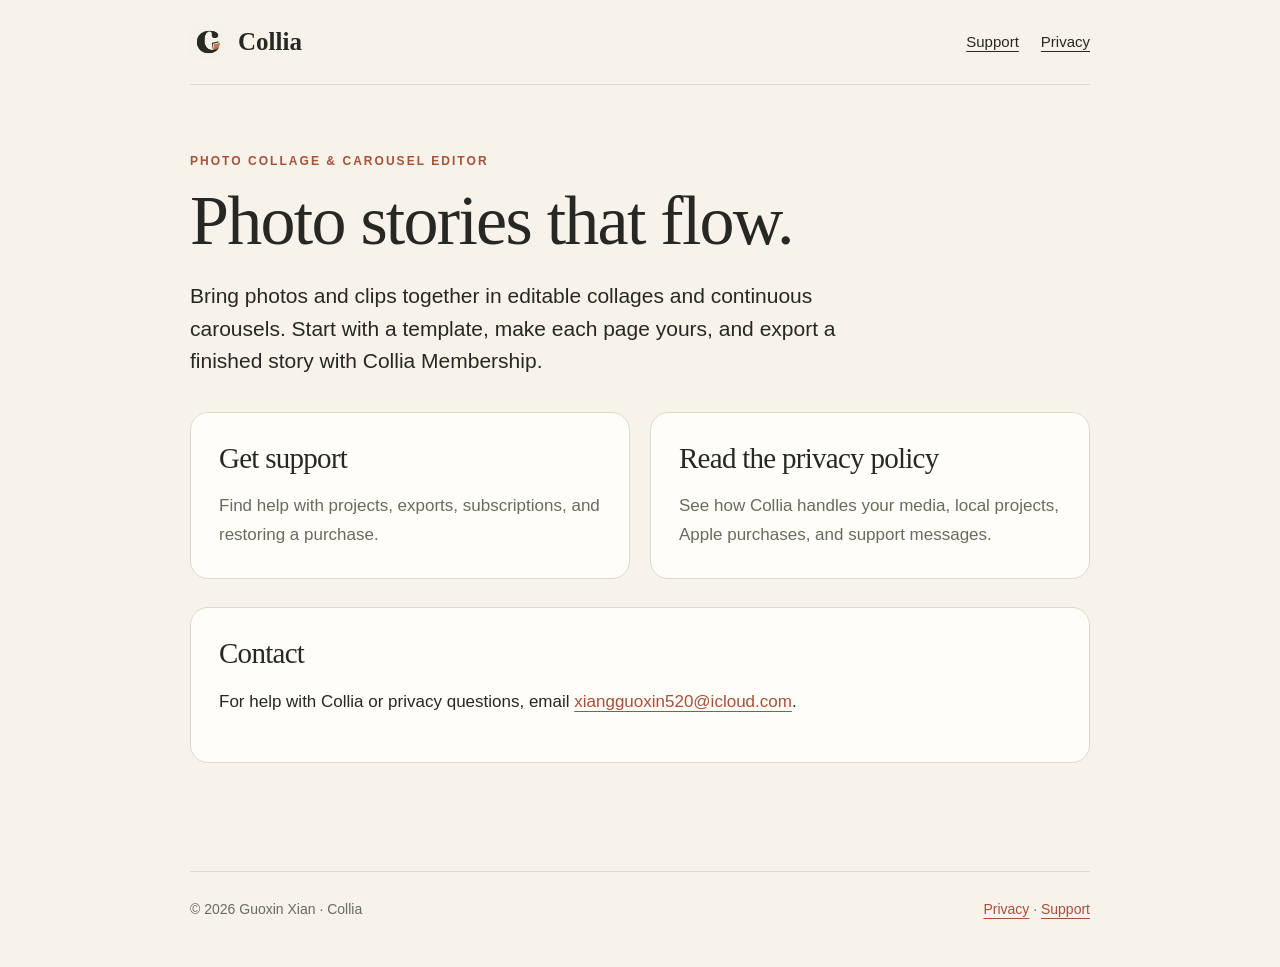
<file: index.html>
<!doctype html>
<html lang="en"><head><meta charset="utf-8"><meta name="viewport" content="width=device-width,initial-scale=1"><meta name="color-scheme" content="light"><meta name="description" content="Collia support and privacy information for the photo collage and carousel editor."><title>Collia · Photo stories that flow</title><link rel="icon" href="app-icon.png"><link rel="stylesheet" href="styles.css"></head><body><a class="skip" href="#main">Skip to content</a><header class="site-header wrap"><a class="brand" href="index.html"><img src="app-icon.png" alt="">Collia</a><nav class="site-nav" aria-label="Main"><a href="support.html">Support</a><a href="privacy.html">Privacy</a></nav></header><main id="main" class="wrap"><p class="eyebrow">Photo collage & carousel editor</p><h1>Photo stories that flow.</h1><p class="lead">Bring photos and clips together in editable collages and continuous carousels. Start with a template, make each page yours, and export a finished story with Collia Membership.</p><div class="grid"><a class="card" href="support.html"><h2>Get support</h2><p>Find help with projects, exports, subscriptions, and restoring a purchase.</p></a><a class="card" href="privacy.html"><h2>Read the privacy policy</h2><p>See how Collia handles your media, local projects, Apple purchases, and support messages.</p></a></div><div class="panel"><h2>Contact</h2><p>For help with Collia or privacy questions, email <a class="contact" href="mailto:xiangguoxin520@icloud.com">xiangguoxin520@icloud.com</a>.</p></div></main><footer class="wrap"><span>© 2026 Guoxin Xian · Collia</span><span><a href="privacy.html">Privacy</a> · <a href="support.html">Support</a></span></footer></body></html>
</file>
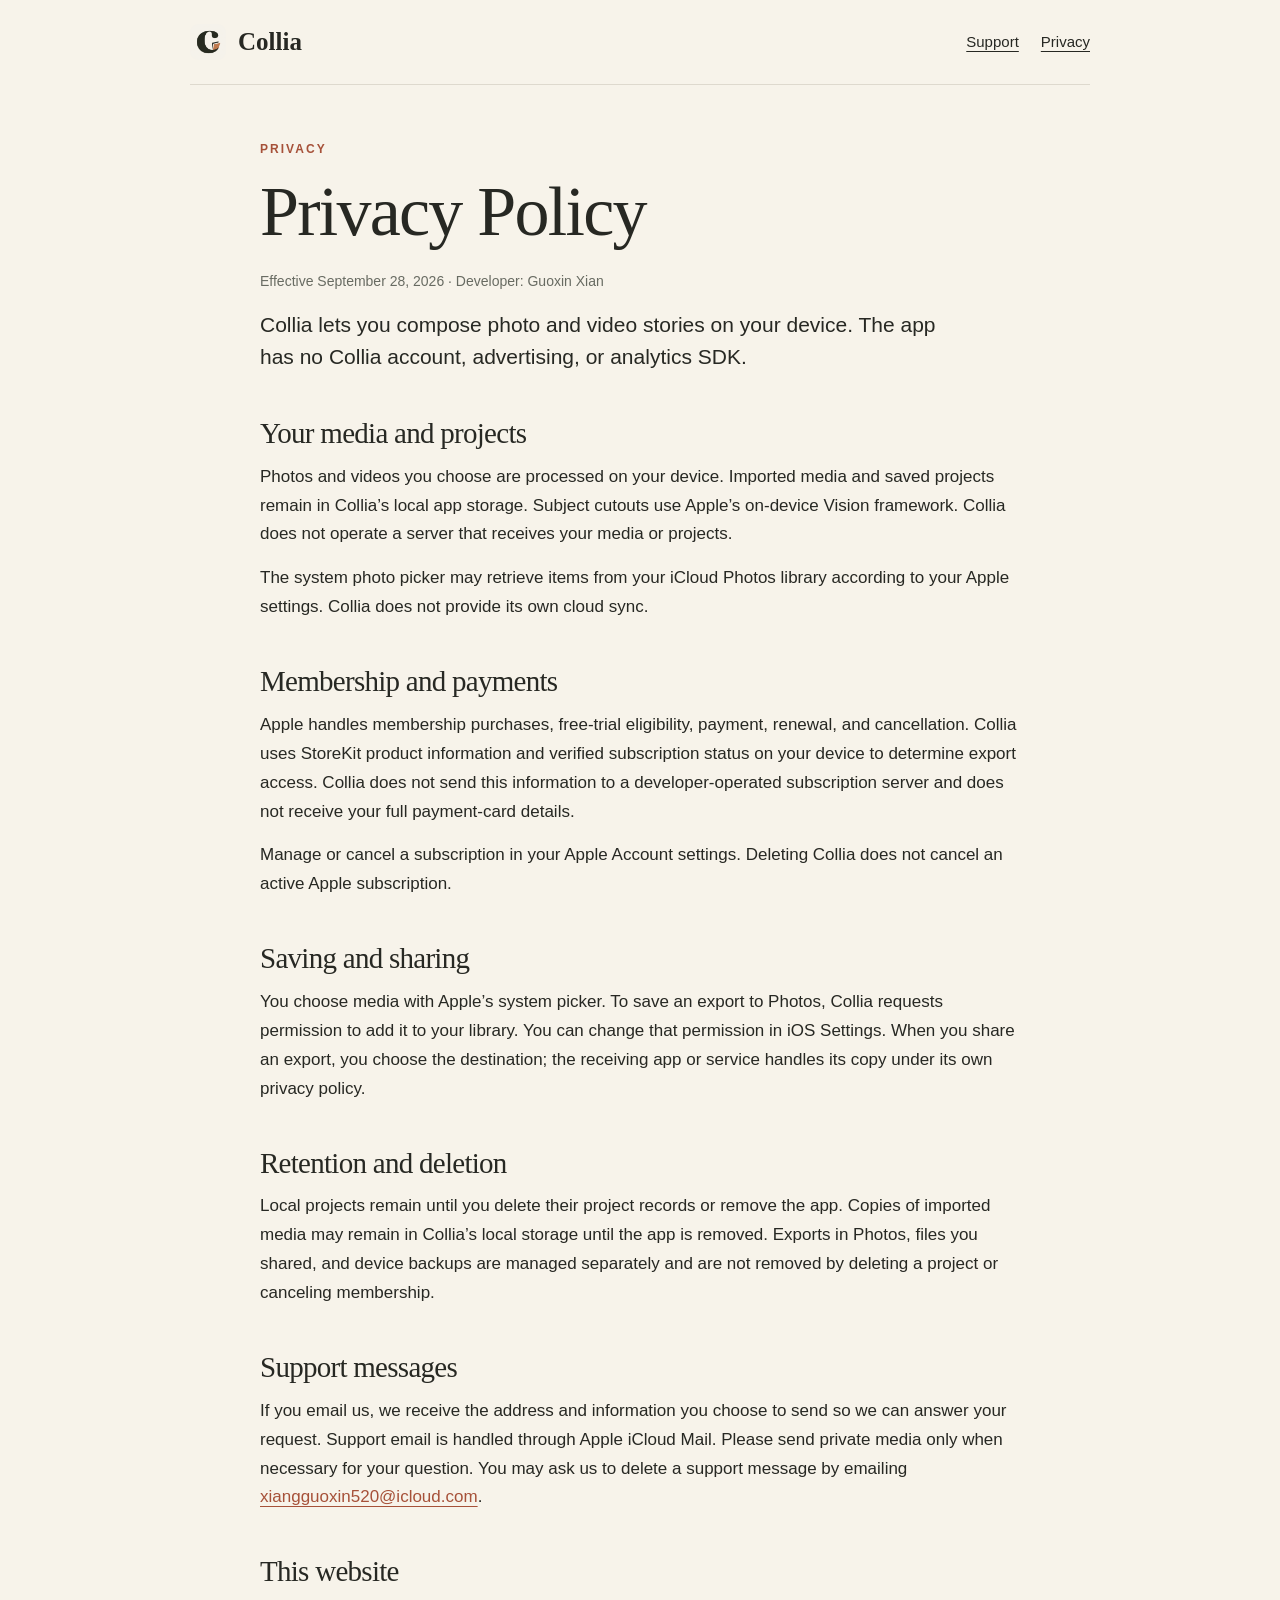
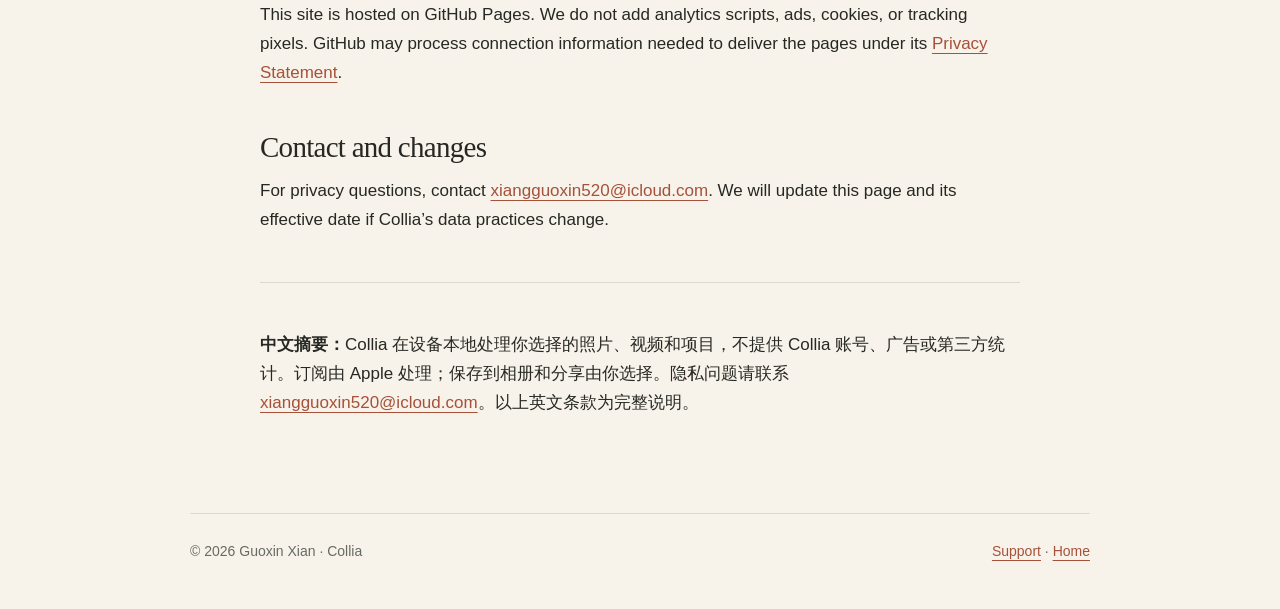
<file: privacy.html>
<!doctype html>
<html lang="en"><head><meta charset="utf-8"><meta name="viewport" content="width=device-width,initial-scale=1"><meta name="color-scheme" content="light"><meta name="description" content="Collia privacy policy: local media, projects, Apple subscriptions, and support."><title>Privacy Policy · Collia</title><link rel="icon" href="app-icon.png"><link rel="stylesheet" href="styles.css"></head><body><a class="skip" href="#main">Skip to content</a><header class="site-header wrap"><a class="brand" href="index.html"><img src="app-icon.png" alt="">Collia</a><nav class="site-nav" aria-label="Main"><a href="support.html">Support</a><a href="privacy.html" aria-current="page">Privacy</a></nav></header><main id="main" class="wrap prose"><p class="eyebrow">Privacy</p><h1>Privacy Policy</h1><p class="meta">Effective September 28, 2026 · Developer: Guoxin Xian</p><p class="lead">Collia lets you compose photo and video stories on your device. The app has no Collia account, advertising, or analytics SDK.</p><section><h2>Your media and projects</h2><p>Photos and videos you choose are processed on your device. Imported media and saved projects remain in Collia’s local app storage. Subject cutouts use Apple’s on-device Vision framework. Collia does not operate a server that receives your media or projects.</p><p>The system photo picker may retrieve items from your iCloud Photos library according to your Apple settings. Collia does not provide its own cloud sync.</p></section><section><h2>Membership and payments</h2><p>Apple handles membership purchases, free-trial eligibility, payment, renewal, and cancellation. Collia uses StoreKit product information and verified subscription status on your device to determine export access. Collia does not send this information to a developer-operated subscription server and does not receive your full payment-card details.</p><p>Manage or cancel a subscription in your Apple Account settings. Deleting Collia does not cancel an active Apple subscription.</p></section><section><h2>Saving and sharing</h2><p>You choose media with Apple’s system picker. To save an export to Photos, Collia requests permission to add it to your library. You can change that permission in iOS Settings. When you share an export, you choose the destination; the receiving app or service handles its copy under its own privacy policy.</p></section><section><h2>Retention and deletion</h2><p>Local projects remain until you delete their project records or remove the app. Copies of imported media may remain in Collia’s local storage until the app is removed. Exports in Photos, files you shared, and device backups are managed separately and are not removed by deleting a project or canceling membership.</p></section><section><h2>Support messages</h2><p>If you email us, we receive the address and information you choose to send so we can answer your request. Support email is handled through Apple iCloud Mail. Please send private media only when necessary for your question. You may ask us to delete a support message by emailing <a class="contact" href="mailto:xiangguoxin520@icloud.com">xiangguoxin520@icloud.com</a>.</p></section><section><h2>This website</h2><p>This site is hosted on GitHub Pages. We do not add analytics scripts, ads, cookies, or tracking pixels. GitHub may process connection information needed to deliver the pages under its <a href="https://docs.github.com/en/site-policy/privacy-policies/github-general-privacy-statement">Privacy Statement</a>.</p></section><section><h2>Contact and changes</h2><p>For privacy questions, contact <a class="contact" href="mailto:xiangguoxin520@icloud.com">xiangguoxin520@icloud.com</a>. We will update this page and its effective date if Collia’s data practices change.</p></section><hr><p lang="zh-Hans"><strong>中文摘要：</strong>Collia 在设备本地处理你选择的照片、视频和项目，不提供 Collia 账号、广告或第三方统计。订阅由 Apple 处理；保存到相册和分享由你选择。隐私问题请联系 <a class="contact" href="mailto:xiangguoxin520@icloud.com">xiangguoxin520@icloud.com</a>。以上英文条款为完整说明。</p></main><footer class="wrap"><span>© 2026 Guoxin Xian · Collia</span><span><a href="support.html">Support</a> · <a href="index.html">Home</a></span></footer></body></html>
</file>
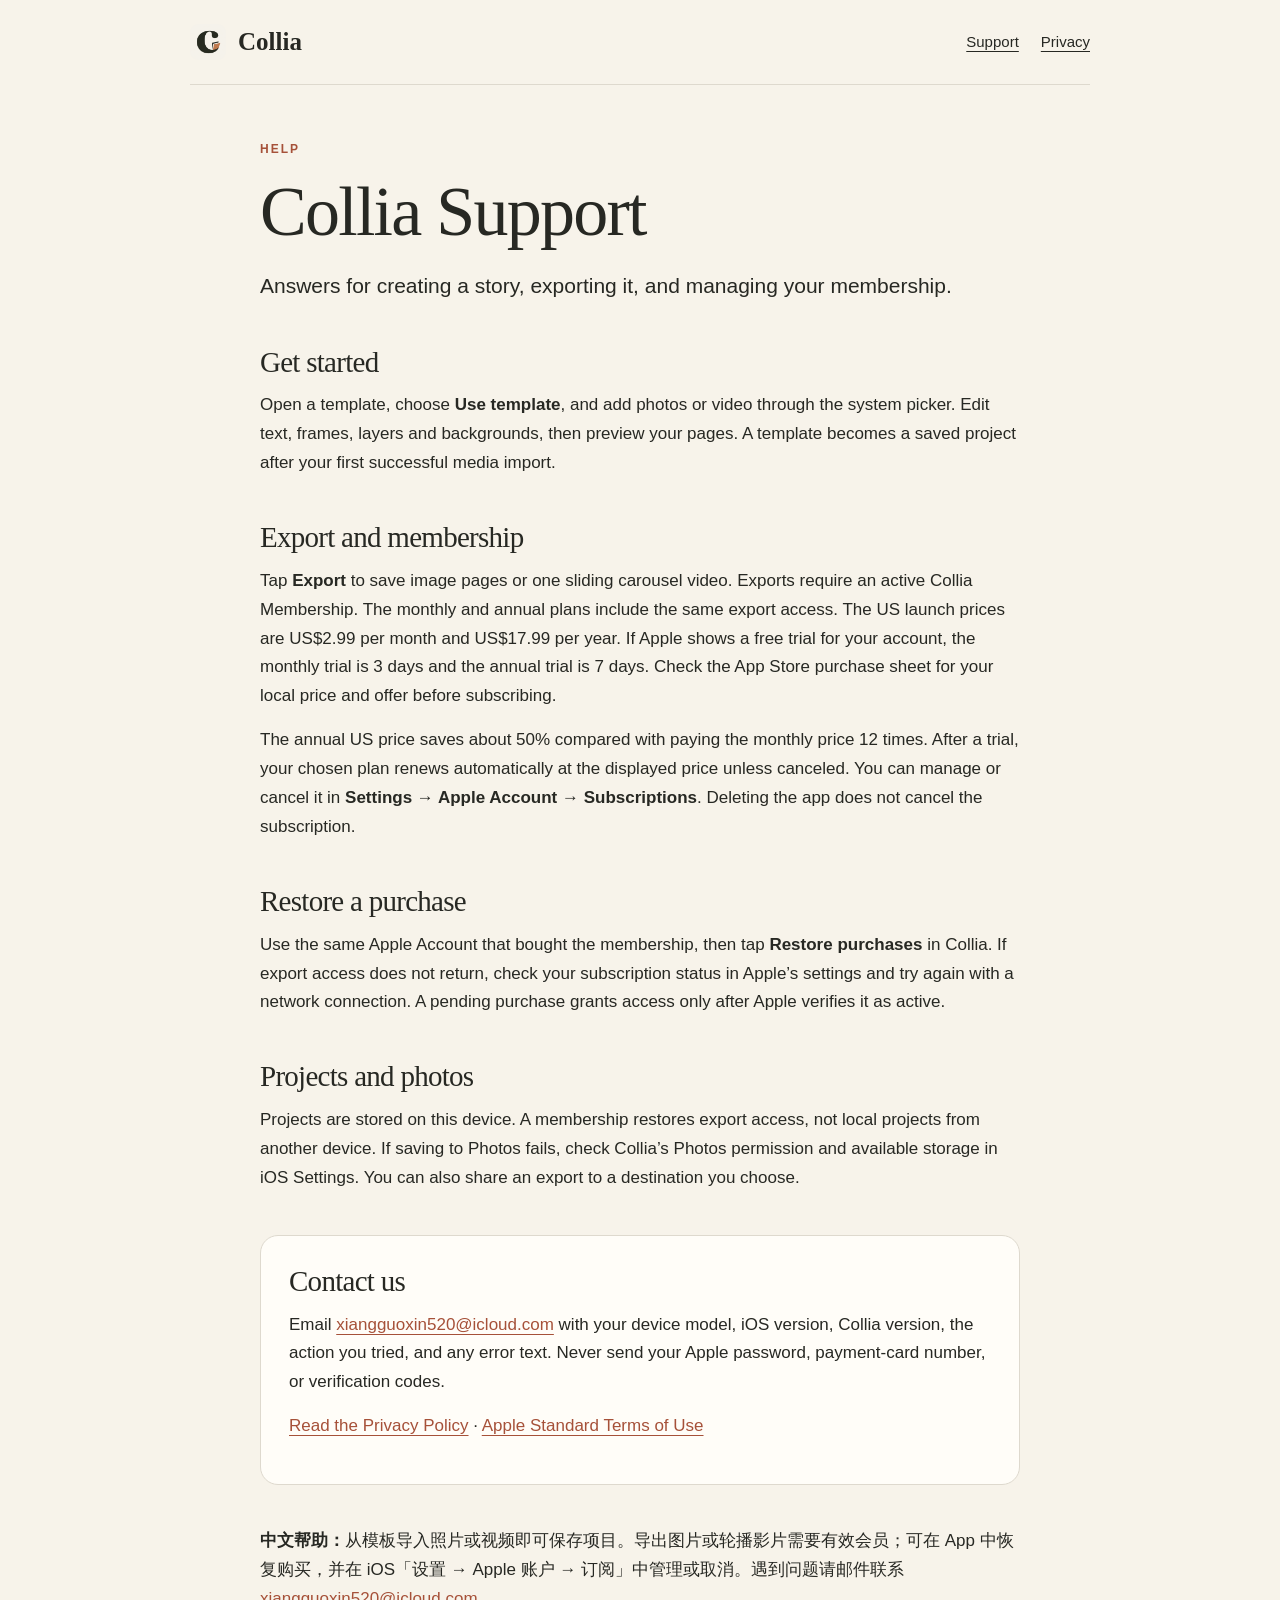
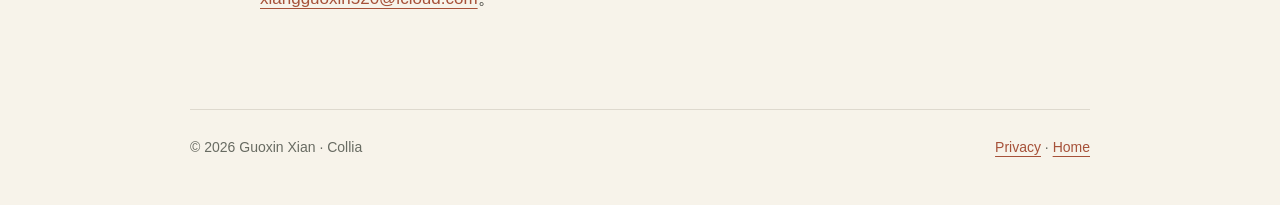
<file: support.html>
<!doctype html>
<html lang="en"><head><meta charset="utf-8"><meta name="viewport" content="width=device-width,initial-scale=1"><meta name="color-scheme" content="light"><meta name="description" content="Collia help for projects, exports, memberships, and restore purchases."><title>Support · Collia</title><link rel="icon" href="app-icon.png"><link rel="stylesheet" href="styles.css"></head><body><a class="skip" href="#main">Skip to content</a><header class="site-header wrap"><a class="brand" href="index.html"><img src="app-icon.png" alt="">Collia</a><nav class="site-nav" aria-label="Main"><a href="support.html" aria-current="page">Support</a><a href="privacy.html">Privacy</a></nav></header><main id="main" class="wrap prose"><p class="eyebrow">Help</p><h1>Collia Support</h1><p class="lead">Answers for creating a story, exporting it, and managing your membership.</p><section><h2>Get started</h2><p>Open a template, choose <strong>Use template</strong>, and add photos or video through the system picker. Edit text, frames, layers and backgrounds, then preview your pages. A template becomes a saved project after your first successful media import.</p></section><section><h2>Export and membership</h2><p>Tap <strong>Export</strong> to save image pages or one sliding carousel video. Exports require an active Collia Membership. The monthly and annual plans include the same export access. The US launch prices are US$2.99 per month and US$17.99 per year. If Apple shows a free trial for your account, the monthly trial is 3 days and the annual trial is 7 days. Check the App Store purchase sheet for your local price and offer before subscribing.</p><p>The annual US price saves about 50% compared with paying the monthly price 12 times. After a trial, your chosen plan renews automatically at the displayed price unless canceled. You can manage or cancel it in <strong>Settings → Apple Account → Subscriptions</strong>. Deleting the app does not cancel the subscription.</p></section><section><h2>Restore a purchase</h2><p>Use the same Apple Account that bought the membership, then tap <strong>Restore purchases</strong> in Collia. If export access does not return, check your subscription status in Apple’s settings and try again with a network connection. A pending purchase grants access only after Apple verifies it as active.</p></section><section><h2>Projects and photos</h2><p>Projects are stored on this device. A membership restores export access, not local projects from another device. If saving to Photos fails, check Collia’s Photos permission and available storage in iOS Settings. You can also share an export to a destination you choose.</p></section><section class="panel"><h2>Contact us</h2><p>Email <a class="contact" href="mailto:xiangguoxin520@icloud.com">xiangguoxin520@icloud.com</a> with your device model, iOS version, Collia version, the action you tried, and any error text. Never send your Apple password, payment-card number, or verification codes.</p><p><a href="privacy.html">Read the Privacy Policy</a> · <a href="https://www.apple.com/legal/internet-services/itunes/dev/stdeula/">Apple Standard Terms of Use</a></p></section><p lang="zh-Hans"><strong>中文帮助：</strong>从模板导入照片或视频即可保存项目。导出图片或轮播影片需要有效会员；可在 App 中恢复购买，并在 iOS「设置 → Apple 账户 → 订阅」中管理或取消。遇到问题请邮件联系 <a class="contact" href="mailto:xiangguoxin520@icloud.com">xiangguoxin520@icloud.com</a>。</p></main><footer class="wrap"><span>© 2026 Guoxin Xian · Collia</span><span><a href="privacy.html">Privacy</a> · <a href="index.html">Home</a></span></footer></body></html>
</file>
<file: styles.css>
:root{color-scheme:light;--paper:#f7f3ea;--card:#fffdf8;--ink:#272823;--muted:#686b62;--line:#ded9ce;--accent:#a65139}*{box-sizing:border-box}html{scroll-behavior:smooth}body{margin:0;background:var(--paper);color:var(--ink);font:17px/1.7 -apple-system,BlinkMacSystemFont,"Segoe UI",sans-serif}a{color:var(--accent);text-underline-offset:4px}a:focus-visible{outline:3px solid var(--accent);outline-offset:4px}.wrap{width:min(100% - 40px,900px);margin-inline:auto}.site-header{display:flex;justify-content:space-between;align-items:center;gap:24px;padding:24px 0;border-bottom:1px solid var(--line)}.brand{display:flex;align-items:center;gap:12px;color:var(--ink);text-decoration:none;font:600 25px Georgia,serif}.brand img{width:36px;height:36px;border-radius:9px}.site-nav{display:flex;gap:22px;flex-wrap:wrap;font-size:15px}.site-nav a{color:var(--ink)}main{padding:54px 0 80px}.eyebrow{font-size:12px;font-weight:700;text-transform:uppercase;letter-spacing:.17em;color:var(--accent)}h1,h2{font-family:Georgia,"Times New Roman",serif;font-weight:400;letter-spacing:-.025em}h1{font-size:clamp(42px,7vw,70px);line-height:1.08;margin:12px 0 20px}h2{font-size:29px;line-height:1.2;margin:0 0 12px}.lead{font-size:21px;line-height:1.55;max-width:700px}.meta{font-size:14px;color:var(--muted)}.panel{background:var(--card);border:1px solid var(--line);border-radius:18px;padding:28px;margin:28px 0}.prose{max-width:760px}.prose section{margin:42px 0}.prose p{margin:0 0 15px}.prose ul{padding-left:24px}.prose li{margin:8px 0}.grid{display:grid;grid-template-columns:repeat(2,minmax(0,1fr));gap:20px;margin-top:34px}.card{display:block;background:var(--card);border:1px solid var(--line);border-radius:18px;padding:28px;color:var(--ink);text-decoration:none}.card:hover{border-color:var(--accent)}.card p{color:var(--muted);margin-bottom:0}.contact{overflow-wrap:anywhere}footer{border-top:1px solid var(--line);padding:26px 0 45px;color:var(--muted);font-size:14px;display:flex;justify-content:space-between;gap:18px;flex-wrap:wrap}.skip{position:absolute;left:-9999px}.skip:focus{position:static}hr{border:0;border-top:1px solid var(--line);margin:48px 0}@media(max-width:620px){.site-header{align-items:flex-start;flex-direction:column}.grid{grid-template-columns:1fr}main{padding-top:40px}.panel{padding:22px}}
</file>
